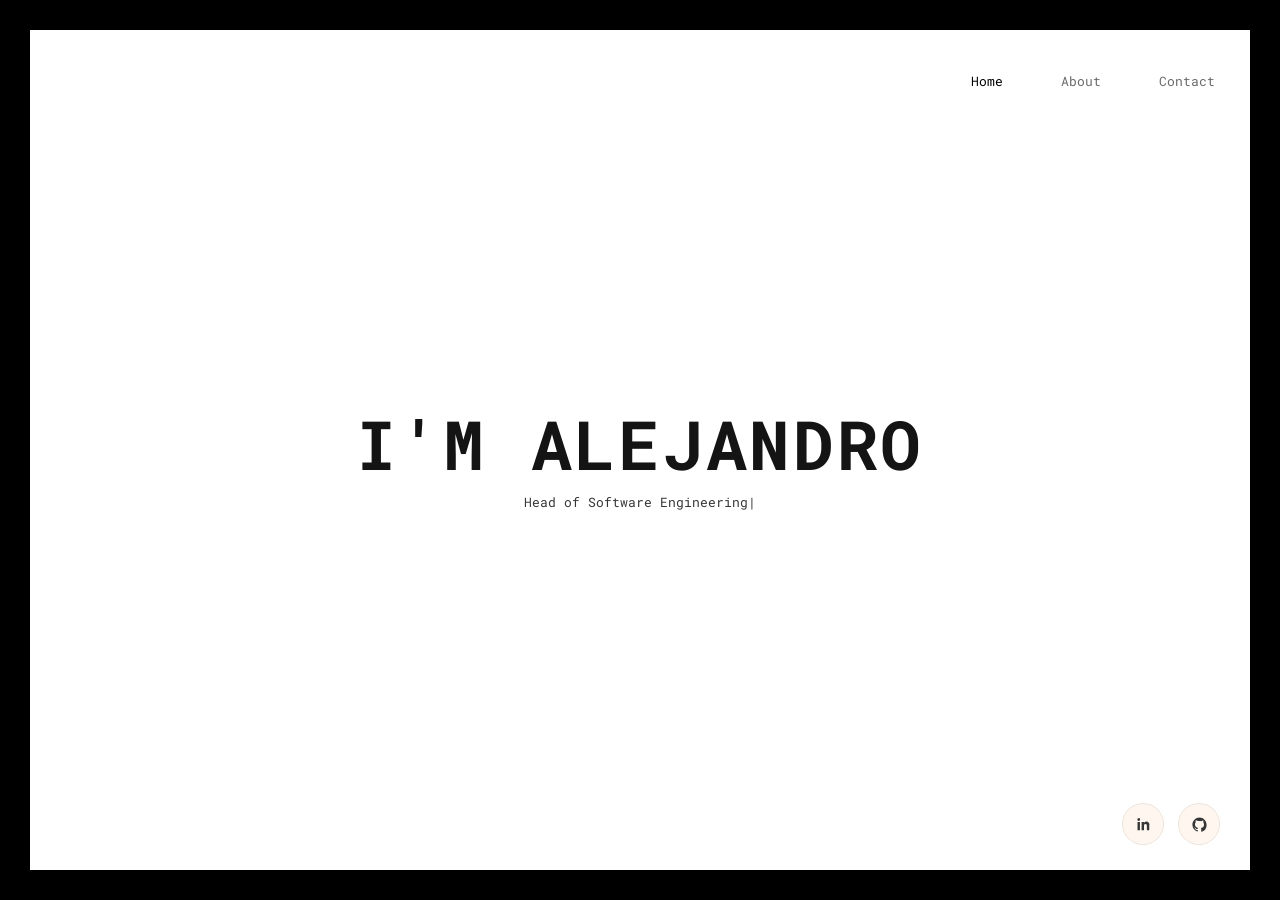
<file: index.html>
<!doctype html>
<html lang="en">
  <head>
    <!-- Basic -->
    <meta http-equiv="Content-Type" content="text/html; charset=utf-8" />
    <title>Alejandro González | Head of Software Engineering</title>
    <meta
      name="description"
      content="Engineer at heart and technical leader by progression. Alejandro González leads architecture, code, and the technical direction of a 20+ engineer team at Novonesis."
    />
    <meta
      name="keywords"
      content="Alejandro González, Head of Software Engineering, backend engineering, AI platforms, cloud-native systems, developer platforms, technical leadership"
    />

    <!-- Mobile Specific Metas -->
    <meta name="viewport" content="width=device-width, initial-scale=1" />
    <meta name="author" content="Alejandro González" />
    <meta name="robots" content="index, follow" />
    <meta name="theme-color" content="#101418" />
    <link rel="canonical" href="https://dansmachina.com/" />
    <meta property="og:site_name" content="Alejandro González" />
    <meta property="og:type" content="website" />
    <meta
      property="og:title"
      content="Alejandro González | Head of Software Engineering"
    />
    <meta
      property="og:description"
      content="Engineer at heart and technical leader by progression. Alejandro González leads architecture, code, and the technical direction of a 20+ engineer team at Novonesis."
    />
    <meta property="og:url" content="https://dansmachina.com/" />
    <meta
      property="og:image"
      content="https://dansmachina.com/images/me5.png"
    />
    <meta property="og:image:alt" content="Portrait of Alejandro González" />
    <meta name="twitter:card" content="summary_large_image" />
    <meta
      name="twitter:title"
      content="Alejandro González | Head of Software Engineering"
    />
    <meta
      name="twitter:description"
      content="Engineer at heart and technical leader by progression, leading architecture, code, and a 20+ engineer team at Novonesis."
    />
    <meta
      name="twitter:image"
      content="https://dansmachina.com/images/me5.png"
    />

    <!-- Load Fonts -->
    <link rel="preconnect" href="https://fonts.googleapis.com" />
    <link rel="preconnect" href="https://fonts.gstatic.com" crossorigin />
    <link
      href="https://fonts.googleapis.com/css2?family=Roboto+Mono:ital,wght@0,100;0,300;0,400;0,500;0,700;1,100;1,300;1,400;1,500;1,700&display=optional"
      rel="stylesheet"
    />

    <!-- CSS -->
    <link rel="stylesheet" href="css/glitche-basic.css" />
    <link rel="stylesheet" href="css/glitche-layout.css" />

    <!-- Favicons -->
    <link rel="icon" href="images/favicons/favicon.svg" type="image/svg+xml" />
    <link
      rel="icon"
      type="image/png"
      sizes="32x32"
      href="images/favicons/favicon-32x32.png"
    />
    <link
      rel="icon"
      type="image/png"
      sizes="16x16"
      href="images/favicons/favicon-16x16.png"
    />
    <link rel="manifest" href="site.webmanifest" />
    <link rel="shortcut icon" href="images/favicons/favicon.ico" />
    <link
      rel="apple-touch-icon"
      href="images/favicons/apple-touch-icon.png"
      loading="lazy"
    />
    <link
      rel="apple-touch-icon"
      sizes="72x72"
      href="images/favicons/apple-touch-icon-72x72.png"
      loading="lazy"
    />
    <link
      rel="apple-touch-icon"
      sizes="114x114"
      href="images/favicons/apple-touch-icon-114x114.png"
      loading="lazy"
    />
    <script type="application/ld+json">
      {
        "@context": "https://schema.org",
        "@type": "Person",
        "name": "Alejandro González",
        "url": "https://dansmachina.com/",
        "image": "https://dansmachina.com/images/me5.png",
        "jobTitle": "Head of Software Engineering",
        "worksFor": {
          "@type": "Organization",
          "name": "Novonesis"
        },
        "sameAs": [
          "https://www.linkedin.com/in/algp",
          "https://github.com/dansmachina"
        ]
      }
    </script>
  </head>

  <body>
    <!-- Container -->
    <div class="container">
      <!-- Header -->
      <header>
        <div class="head-top">
          <button
            type="button"
            class="menu-btn"
            aria-label="Toggle navigation menu"
            aria-controls="site-navigation"
            aria-expanded="false"
          >
            <span></span>
          </button>
          <div
            class="top-menu"
            id="site-navigation"
            aria-label="Primary navigation"
          >
            <ul>
              <li class="active"><a href="index.html" class="lnk">Home</a></li>
              <li><a href="about.html" class="lnk">About</a></li>
              <li><a href="contact.html" class="lnk">Contact</a></li>
            </ul>
          </div>
        </div>
      </header>

      <!-- Wrapper -->
      <main class="wrapper" id="main-content">
        <!-- Started -->
        <div class="section started">
          <div class="centrize full-width">
            <div class="vertical-center">
              <div class="started-content">
                <div class="h-title glitch-effect" data-text="I'm Alejandro">
                  I'm <span>Alejandro</span>
                </div>
                <div class="h-subtitle typing-subtitle">
                  <p>Head of Software Engineering</p>
                  <p>Technical Leadership</p>
                  <p>Backend Engineering</p>
                  <p>AI</p>
                  <p>Developer Platforms</p>
                  <p>Cloud-Native Systems</p>
                  <p>Security</p>
                  <p>Architecture</p>
                  <p>Microservices</p>
                  <p>Google Cloud</p>
                  <p>APIs</p>
                </div>
                <span class="typed-subtitle"></span>
              </div>
            </div>
          </div>
        </div>
      </main>

      <!-- Footer -->
      <footer>
        <div class="soc">
          <a
            target="_blank"
            rel="noopener noreferrer"
            aria-label="LinkedIn profile"
            href="https://linkedin.com/in/algp"
          >
            <svg
              xmlns="http://www.w3.org/2000/svg"
              class="icon-svg"
              viewBox="0 0 24 24"
              aria-hidden="true"
              fill="currentColor"
            >
              <path
                d="M6.94 8.5H3.56V20h3.38V8.5ZM5.25 3A1.97 1.97 0 1 0 5.3 6.94 1.97 1.97 0 0 0 5.25 3ZM20.44 12.68c0-3.46-1.85-5.07-4.32-5.07-1.99 0-2.88 1.09-3.38 1.86V8.5H9.36c.04.64 0 11.5 0 11.5h3.38v-6.42c0-.34.02-.68.13-.92.27-.68.9-1.39 1.95-1.39 1.38 0 1.93 1.05 1.93 2.59V20h3.38v-7.32Z"
              ></path>
            </svg>
          </a>
          <a
            target="_blank"
            rel="noopener noreferrer"
            aria-label="GitHub profile"
            href="https://github.com/dansmachina"
          >
            <svg
              xmlns="http://www.w3.org/2000/svg"
              class="icon-svg"
              viewBox="0 0 24 24"
              aria-hidden="true"
              fill="currentColor"
            >
              <path
                d="M12 2C6.48 2 2 6.59 2 12.25c0 4.53 2.87 8.37 6.84 9.73.5.1.68-.22.68-.49 0-.24-.01-1.04-.01-1.88-2.78.62-3.37-1.22-3.37-1.22-.46-1.2-1.11-1.51-1.11-1.51-.91-.64.07-.63.07-.63 1 .08 1.53 1.06 1.53 1.06.9 1.57 2.35 1.12 2.92.86.09-.67.35-1.12.63-1.38-2.22-.26-4.56-1.15-4.56-5.1 0-1.13.39-2.06 1.03-2.79-.1-.26-.45-1.31.1-2.73 0 0 .84-.28 2.75 1.06A9.3 9.3 0 0 1 12 7.09c.85 0 1.7.12 2.5.36 1.9-1.34 2.74-1.06 2.74-1.06.56 1.42.21 2.47.1 2.73.64.73 1.03 1.66 1.03 2.79 0 3.96-2.34 4.84-4.57 5.1.36.32.68.95.68 1.92 0 1.38-.01 2.5-.01 2.84 0 .27.18.59.69.49A10.27 10.27 0 0 0 22 12.25C22 6.59 17.52 2 12 2Z"
              ></path>
            </svg>
          </a>
        </div>
        <div class="clr"></div>
      </footer>

      <!-- Lines -->
      <div class="line top"></div>
      <div class="line bottom"></div>
      <div class="line left"></div>
      <div class="line right"></div>
    </div>

    <!-- Scripts -->
    <script src="js/glitche-scripts.js" defer></script>
  </body>
</html>
</file>
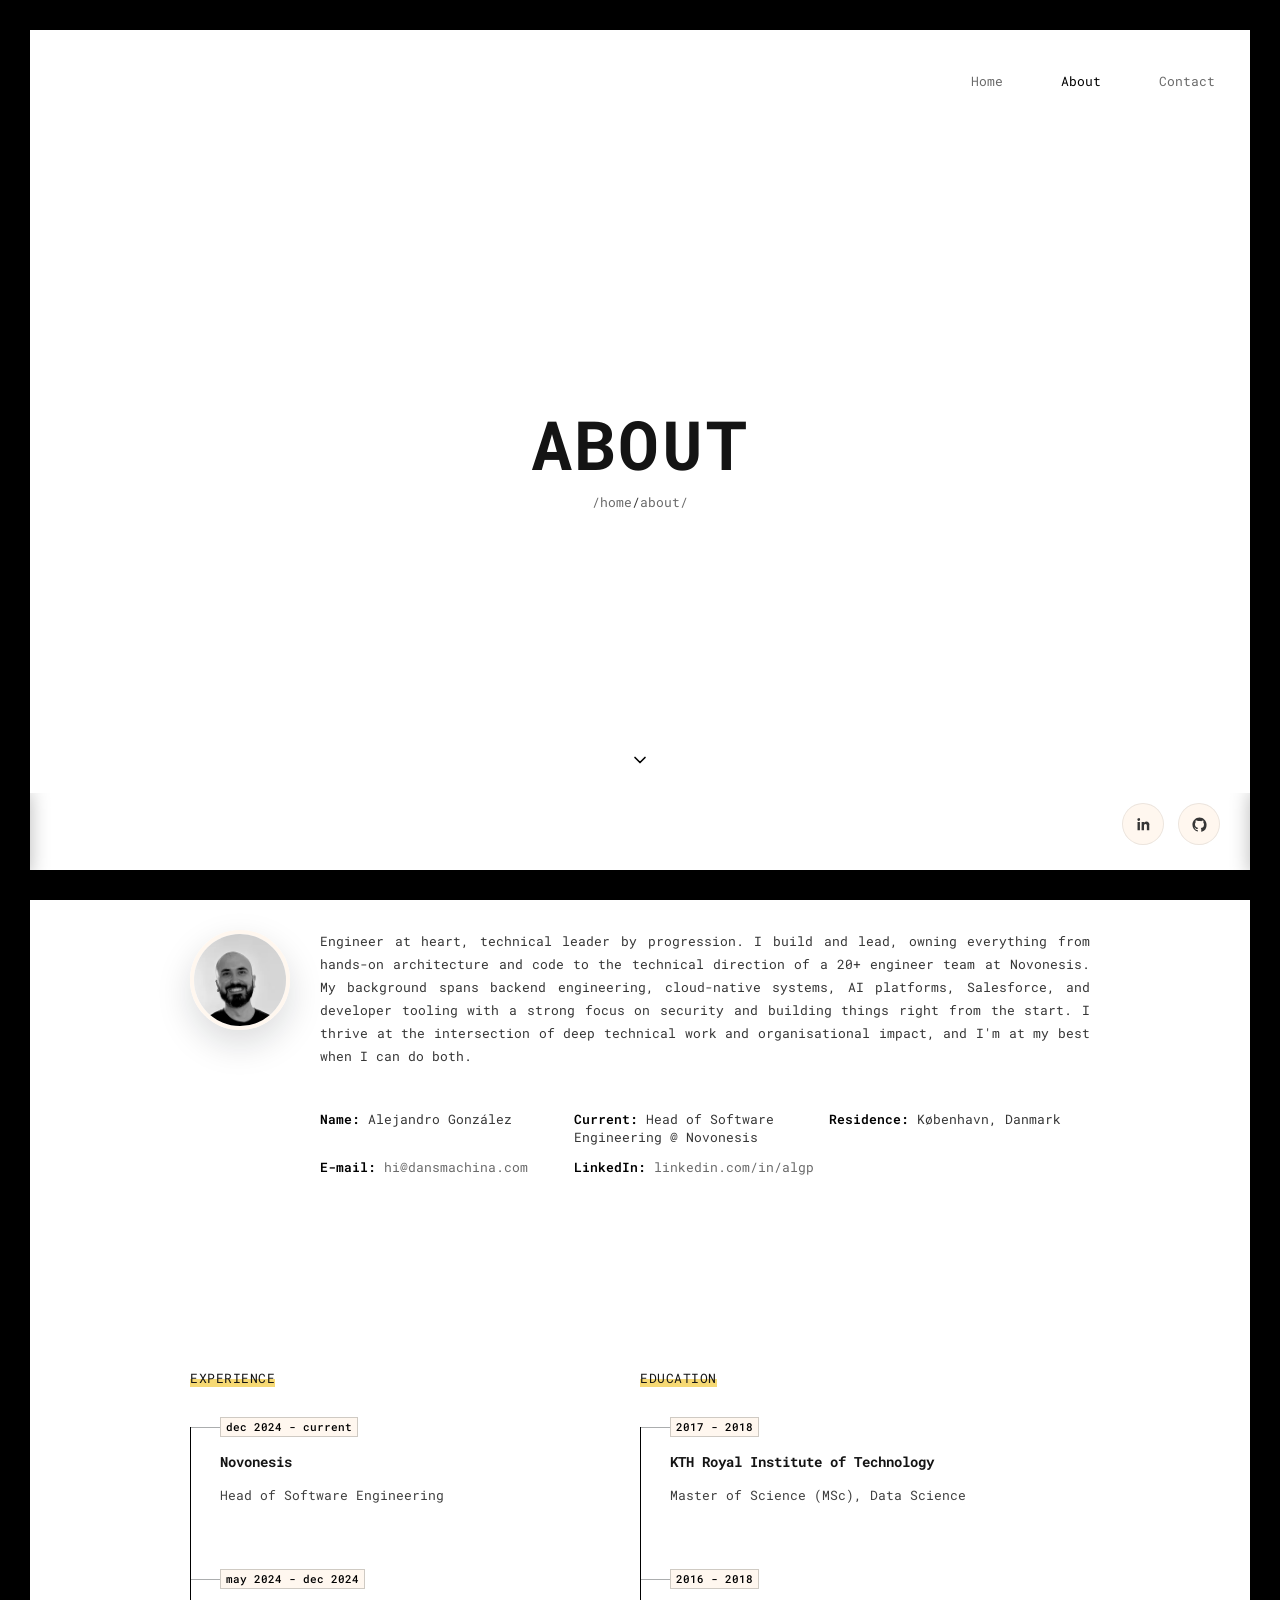
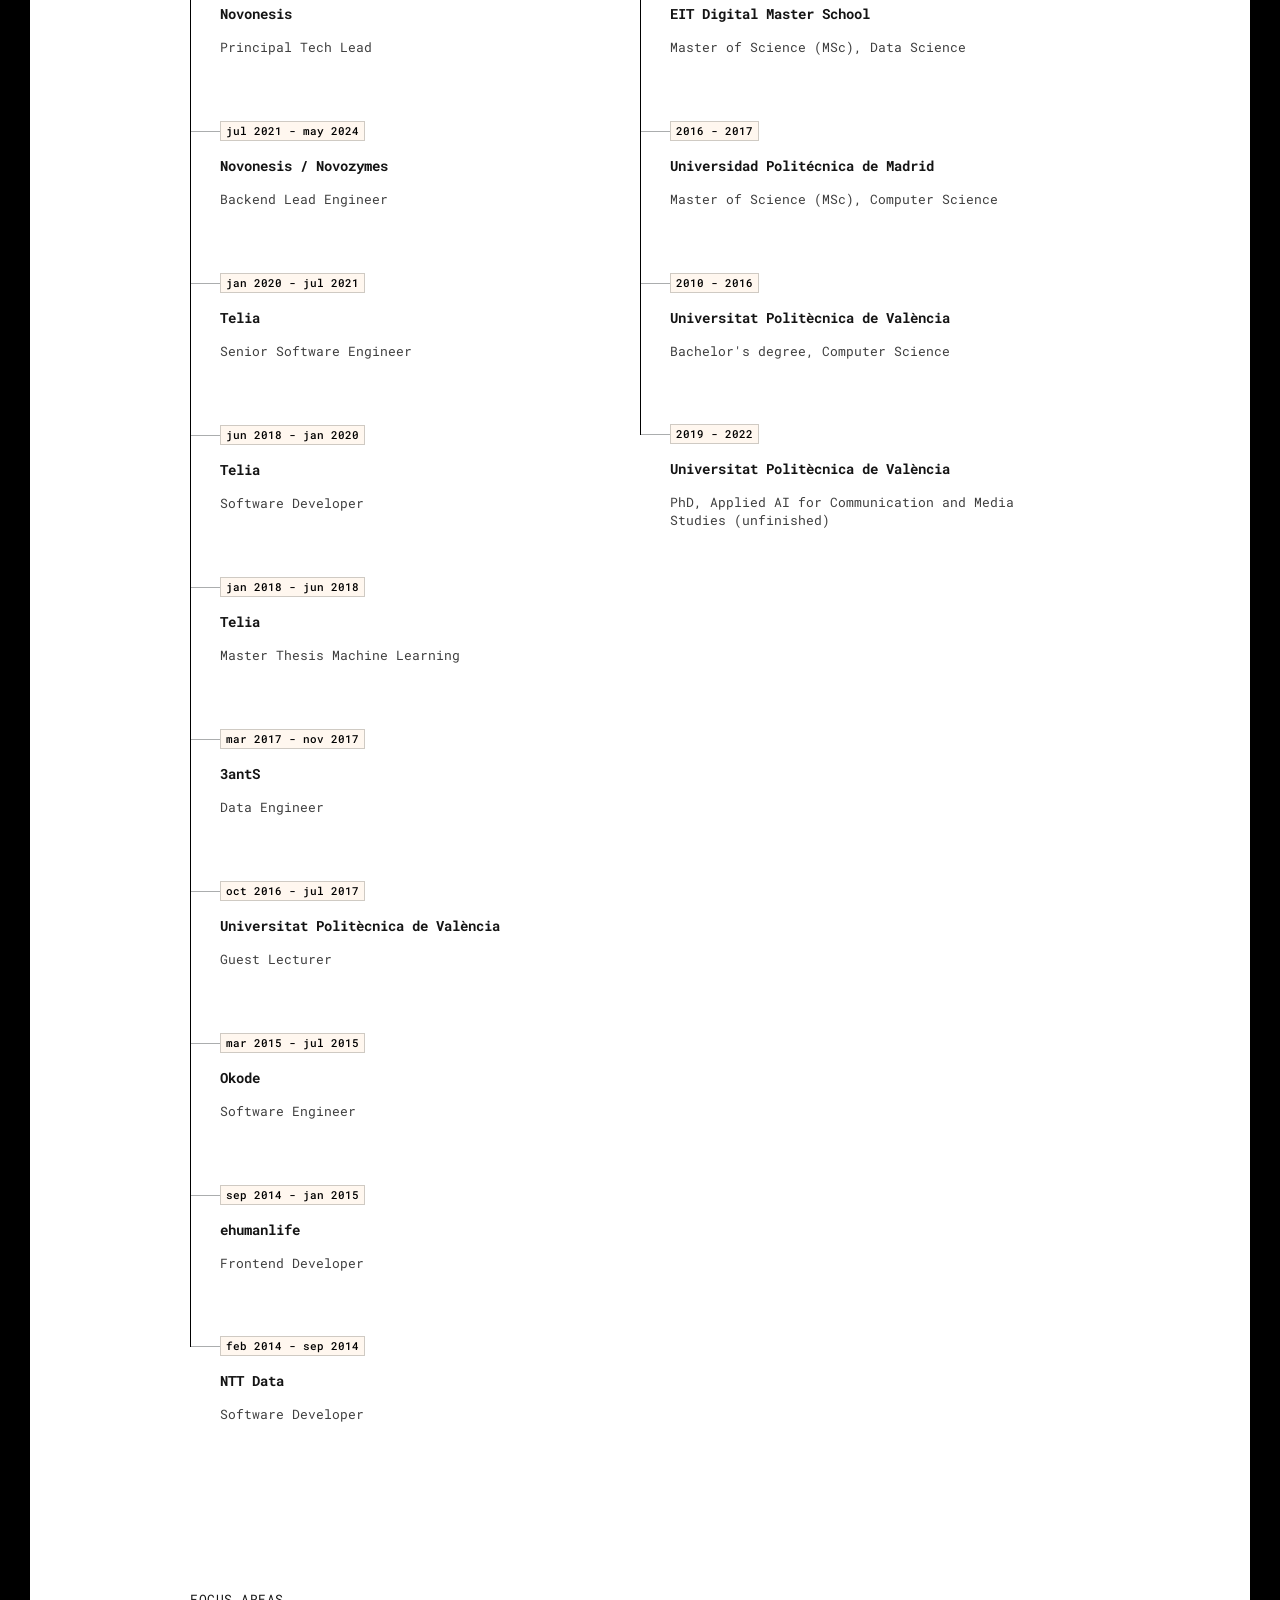
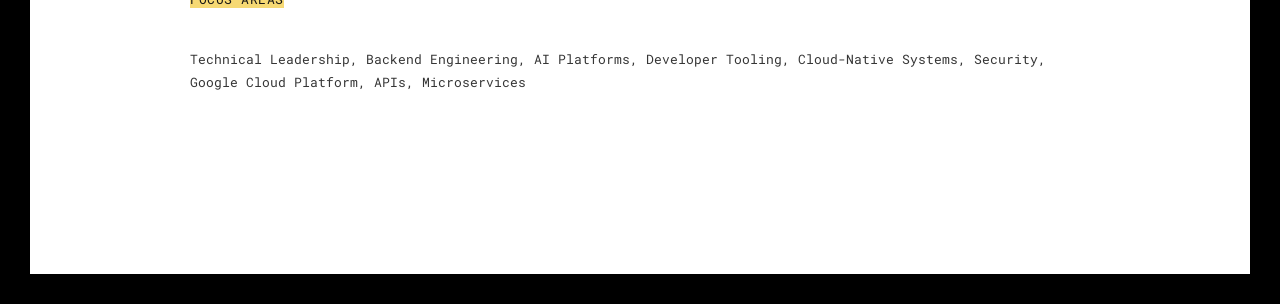
<file: about.html>
<!doctype html>
<html lang="en">
  <head>
    <!-- Basic -->
    <meta http-equiv="Content-Type" content="text/html; charset=utf-8" />
    <title>Alejandro González | About</title>
    <meta
      name="description"
      content="About Alejandro González, Head of Software Engineering at Novonesis, focused on backend engineering, AI platforms, technical leadership, and secure cloud-native systems."
    />
    <meta
      name="keywords"
      content="Alejandro González, About, Head of Software Engineering, backend engineering, AI platforms, cloud-native systems, technical leadership"
    />

    <!-- Mobile Specific Metas -->
    <meta name="viewport" content="width=device-width, initial-scale=1" />
    <meta name="author" content="Alejandro González" />
    <meta name="robots" content="index, follow" />
    <meta name="theme-color" content="#101418" />
    <link rel="canonical" href="https://dansmachina.com/about.html" />
    <meta property="og:site_name" content="Alejandro González" />
    <meta property="og:type" content="profile" />
    <meta property="og:title" content="Alejandro González | About" />
    <meta
      property="og:description"
      content="About Alejandro González, Head of Software Engineering at Novonesis, focused on backend engineering, AI platforms, technical leadership, and secure cloud-native systems."
    />
    <meta property="og:url" content="https://dansmachina.com/about.html" />
    <meta
      property="og:image"
      content="https://dansmachina.com/images/me5.png"
    />
    <meta property="og:image:alt" content="Portrait of Alejandro González" />
    <meta name="twitter:card" content="summary_large_image" />
    <meta name="twitter:title" content="Alejandro González | About" />
    <meta
      name="twitter:description"
      content="Technical leader focused on backend engineering, AI platforms, developer tooling, and secure software delivery."
    />
    <meta
      name="twitter:image"
      content="https://dansmachina.com/images/me5.png"
    />

    <!-- Load Fonts -->
    <link rel="preconnect" href="https://fonts.googleapis.com" />
    <link rel="preconnect" href="https://fonts.gstatic.com" crossorigin />
    <link
      href="https://fonts.googleapis.com/css2?family=Roboto+Mono:ital,wght@0,100;0,300;0,400;0,500;0,700;1,100;1,300;1,400;1,500;1,700&display=optional"
      rel="stylesheet"
    />

    <!-- CSS -->
    <link rel="stylesheet" href="css/glitche-basic.css" />
    <link rel="stylesheet" href="css/glitche-layout.css" />

    <!-- Favicons -->
    <link rel="icon" href="images/favicons/favicon.svg" type="image/svg+xml" />
    <link
      rel="icon"
      type="image/png"
      sizes="32x32"
      href="images/favicons/favicon-32x32.png"
    />
    <link
      rel="icon"
      type="image/png"
      sizes="16x16"
      href="images/favicons/favicon-16x16.png"
    />
    <link rel="manifest" href="site.webmanifest" />
    <link rel="shortcut icon" href="images/favicons/favicon.ico" />
    <link
      rel="apple-touch-icon"
      href="images/favicons/apple-touch-icon.png"
      loading="lazy"
    />
    <link
      rel="apple-touch-icon"
      sizes="72x72"
      href="images/favicons/apple-touch-icon-72x72.png"
      loading="lazy"
    />
    <link
      rel="apple-touch-icon"
      sizes="114x114"
      href="images/favicons/apple-touch-icon-114x114.png"
      loading="lazy"
    />
  </head>

  <body>
    <!-- Container -->
    <div class="container">
      <!-- Header -->
      <header>
        <div class="head-top">
          <button
            type="button"
            class="menu-btn"
            aria-label="Toggle navigation menu"
            aria-controls="site-navigation"
            aria-expanded="false"
          >
            <span></span>
          </button>
          <div
            class="top-menu"
            id="site-navigation"
            aria-label="Primary navigation"
          >
            <ul>
              <li><a href="index.html" class="lnk">Home</a></li>
              <li class="active"><a href="about.html" class="lnk">About</a></li>
              <li><a href="contact.html" class="lnk">Contact</a></li>
            </ul>
          </div>
        </div>
      </header>

      <!-- Wrapper -->
      <main class="wrapper" id="main-content">
        <!-- Started -->
        <div class="section started">
          <div class="centrize full-width">
            <div class="vertical-center">
              <div class="started-content">
                <div class="h-title glitch-effect" data-text="About">About</div>
                <div class="h-subtitle typing-bread">
                  <p>
                    <a href="index.html">/home</a>/<a href="about.html"
                      >about/</a
                    >
                  </p>
                </div>
                <span class="typed-bread"></span>
              </div>
            </div>
          </div>
          <a href="#" class="mouse_btn" aria-label="Scroll to content">
            <svg
              xmlns="http://www.w3.org/2000/svg"
              class="icon-svg"
              viewBox="0 0 24 24"
              aria-hidden="true"
              fill="none"
              stroke="currentColor"
              stroke-width="2"
              stroke-linecap="round"
              stroke-linejoin="round"
            >
              <path d="m6 9 6 6 6-6"></path>
            </svg>
          </a>
        </div>

        <!-- About -->
        <div class="section about">
          <div class="content">
            <div class="title">
              <div class="title_inner">About Me</div>
            </div>
            <div class="image">
              <img
                id="pic_me"
                src="images/me5-200.webp"
                alt="Portrait of Alejandro González"
                width="200"
                height="200"
                loading="lazy"
                decoding="async"
              />
            </div>
            <div class="desc">
              <p class="text-justify">
                Engineer at heart, technical leader by progression. I build and
                lead, owning everything from hands-on architecture and code to
                the technical direction of a 20+ engineer team at Novonesis. My
                background spans backend engineering, cloud-native systems, AI
                platforms, Salesforce, and developer tooling with a strong focus
                on security and building things right from the start. I thrive
                at the intersection of deep technical work and organisational
                impact, and I'm at my best when I can do both.
              </p>
              <div class="info-list">
                <ul>
                  <li><strong>Name:</strong> Alejandro González</li>
                  <li>
                    <strong>Current:</strong> Head of Software Engineering @
                    Novonesis
                  </li>
                  <li><strong>Residence: </strong> København, Danmark</li>
                  <li>
                    <strong>E-mail:</strong>
                    <a href="mailto:hi@dansmachina.com">hi@dansmachina.com</a>
                  </li>
                  <li>
                    <strong>LinkedIn:</strong>
                    <a
                      href="https://www.linkedin.com/in/algp"
                      target="_blank"
                      rel="noopener noreferrer"
                    
                      >linkedin.com/in/algp</a
                    >
                  </li>
                </ul>
              </div>
            </div>
            <div class="clear"></div>
          </div>
        </div>

        <!-- Resume -->
        <div class="section resume">
          <div class="content">
            <div class="cols">
              <div class="col col-md">
                <div class="title">
                  <div class="title_inner">Experience</div>
                </div>
                <div class="resume-items">
                  <div class="resume-item active">
                    <div class="date">dec 2024 - current</div>
                    <div class="company">Novonesis</div>
                    <div class="name">Head of Software Engineering</div>
                  </div>
                  <div class="resume-item">
                    <div class="date">may 2024 - dec 2024</div>
                    <div class="company">Novonesis</div>
                    <div class="name">Principal Tech Lead</div>
                  </div>
                  <div class="resume-item">
                    <div class="date">jul 2021 - may 2024</div>
                    <div class="company">Novonesis / Novozymes</div>
                    <div class="name">Backend Lead Engineer</div>
                  </div>
                  <div class="resume-item">
                    <div class="date">jan 2020 - jul 2021</div>
                    <div class="company">Telia</div>
                    <div class="name">Senior Software Engineer</div>
                  </div>
                  <div class="resume-item">
                    <div class="date">jun 2018 - jan 2020</div>
                    <div class="company">Telia</div>
                    <div class="name">Software Developer</div>
                  </div>
                  <div class="resume-item">
                    <div class="date">jan 2018 - jun 2018</div>
                    <div class="company">Telia</div>
                    <div class="name">Master Thesis Machine Learning</div>
                  </div>
                  <div class="resume-item">
                    <div class="date">mar 2017 - nov 2017</div>
                    <div class="company">3antS</div>
                    <div class="name">Data Engineer</div>
                  </div>
                  <div class="resume-item">
                    <div class="date">oct 2016 - jul 2017</div>
                    <div class="company">
                      Universitat Politècnica de València
                    </div>
                    <div class="name">Guest Lecturer</div>
                  </div>
                  <div class="resume-item">
                    <div class="date">mar 2015 - jul 2015</div>
                    <div class="company">Okode</div>
                    <div class="name">Software Engineer</div>
                  </div>
                  <div class="resume-item">
                    <div class="date">sep 2014 - jan 2015</div>
                    <div class="company">ehumanlife</div>
                    <div class="name">Frontend Developer</div>
                  </div>
                  <div class="resume-item">
                    <div class="date">feb 2014 - sep 2014</div>
                    <div class="company">NTT Data</div>
                    <div class="name">Software Developer</div>
                  </div>
                </div>
              </div>
              <div class="col col-md">
                <div class="title">
                  <div class="title_inner">Education</div>
                </div>
                <div class="resume-items">
                  <div class="resume-item">
                    <div class="date">2017 - 2018</div>
                    <div class="company">KTH Royal Institute of Technology</div>
                    <div class="name">
                      Master of Science (MSc), Data Science
                    </div>
                  </div>
                  <div class="resume-item">
                    <div class="date">2016 - 2018</div>
                    <div class="company">EIT Digital Master School</div>
                    <div class="name">
                      Master of Science (MSc), Data Science
                    </div>
                  </div>
                  <div class="resume-item">
                    <div class="date">2016 - 2017</div>
                    <div class="company">Universidad Politécnica de Madrid</div>
                    <div class="name">
                      Master of Science (MSc), Computer Science
                    </div>
                  </div>
                  <div class="resume-item">
                    <div class="date">2010 - 2016</div>
                    <div class="company">
                      Universitat Politècnica de València
                    </div>
                    <div class="name">Bachelor's degree, Computer Science</div>
                  </div>
                  <div class="resume-item">
                    <div class="date">2019 - 2022</div>
                    <div class="company">
                      Universitat Politècnica de València
                    </div>
                    <div class="name">
                      PhD, Applied AI for Communication and Media Studies
                      (unfinished)
                    </div>
                  </div>
                </div>
              </div>
            </div>
          </div>
        </div>

        <!-- Skills -->
        <div class="section skills">
          <div class="content">
            <div class="title">
              <div class="title_inner">Focus Areas</div>
            </div>
            <div class="skills">
              <p>
                Technical Leadership, Backend Engineering, AI Platforms,
                Developer Tooling, Cloud-Native Systems, Security, Google Cloud
                Platform, APIs, Microservices
              </p>
            </div>
          </div>
        </div>
      </main>

      <!-- Footer -->
      <footer>
        <div class="soc">
          <a
            target="_blank"
            rel="noopener noreferrer"
            aria-label="LinkedIn profile"
            href="https://linkedin.com/in/algp"
          >
            <svg
              xmlns="http://www.w3.org/2000/svg"
              class="icon-svg"
              viewBox="0 0 24 24"
              aria-hidden="true"
              fill="currentColor"
            >
              <path
                d="M6.94 8.5H3.56V20h3.38V8.5ZM5.25 3A1.97 1.97 0 1 0 5.3 6.94 1.97 1.97 0 0 0 5.25 3ZM20.44 12.68c0-3.46-1.85-5.07-4.32-5.07-1.99 0-2.88 1.09-3.38 1.86V8.5H9.36c.04.64 0 11.5 0 11.5h3.38v-6.42c0-.34.02-.68.13-.92.27-.68.9-1.39 1.95-1.39 1.38 0 1.93 1.05 1.93 2.59V20h3.38v-7.32Z"
              ></path>
            </svg>
          </a>
          <a
            target="_blank"
            rel="noopener noreferrer"
            aria-label="GitHub profile"
            href="https://github.com/dansmachina"
          >
            <svg
              xmlns="http://www.w3.org/2000/svg"
              class="icon-svg"
              viewBox="0 0 24 24"
              aria-hidden="true"
              fill="currentColor"
            >
              <path
                d="M12 2C6.48 2 2 6.59 2 12.25c0 4.53 2.87 8.37 6.84 9.73.5.1.68-.22.68-.49 0-.24-.01-1.04-.01-1.88-2.78.62-3.37-1.22-3.37-1.22-.46-1.2-1.11-1.51-1.11-1.51-.91-.64.07-.63.07-.63 1 .08 1.53 1.06 1.53 1.06.9 1.57 2.35 1.12 2.92.86.09-.67.35-1.12.63-1.38-2.22-.26-4.56-1.15-4.56-5.1 0-1.13.39-2.06 1.03-2.79-.1-.26-.45-1.31.1-2.73 0 0 .84-.28 2.75 1.06A9.3 9.3 0 0 1 12 7.09c.85 0 1.7.12 2.5.36 1.9-1.34 2.74-1.06 2.74-1.06.56 1.42.21 2.47.1 2.73.64.73 1.03 1.66 1.03 2.79 0 3.96-2.34 4.84-4.57 5.1.36.32.68.95.68 1.92 0 1.38-.01 2.5-.01 2.84 0 .27.18.59.69.49A10.27 10.27 0 0 0 22 12.25C22 6.59 17.52 2 12 2Z"
              ></path>
            </svg>
          </a>
        </div>
        <div class="clr"></div>
      </footer>

      <!-- Lines -->
      <div class="line top"></div>
      <div class="line bottom"></div>
      <div class="line left"></div>
      <div class="line right"></div>
    </div>

    <!-- Scripts -->
    <script src="js/glitche-scripts.js" defer></script>
  </body>
</html>
</file>
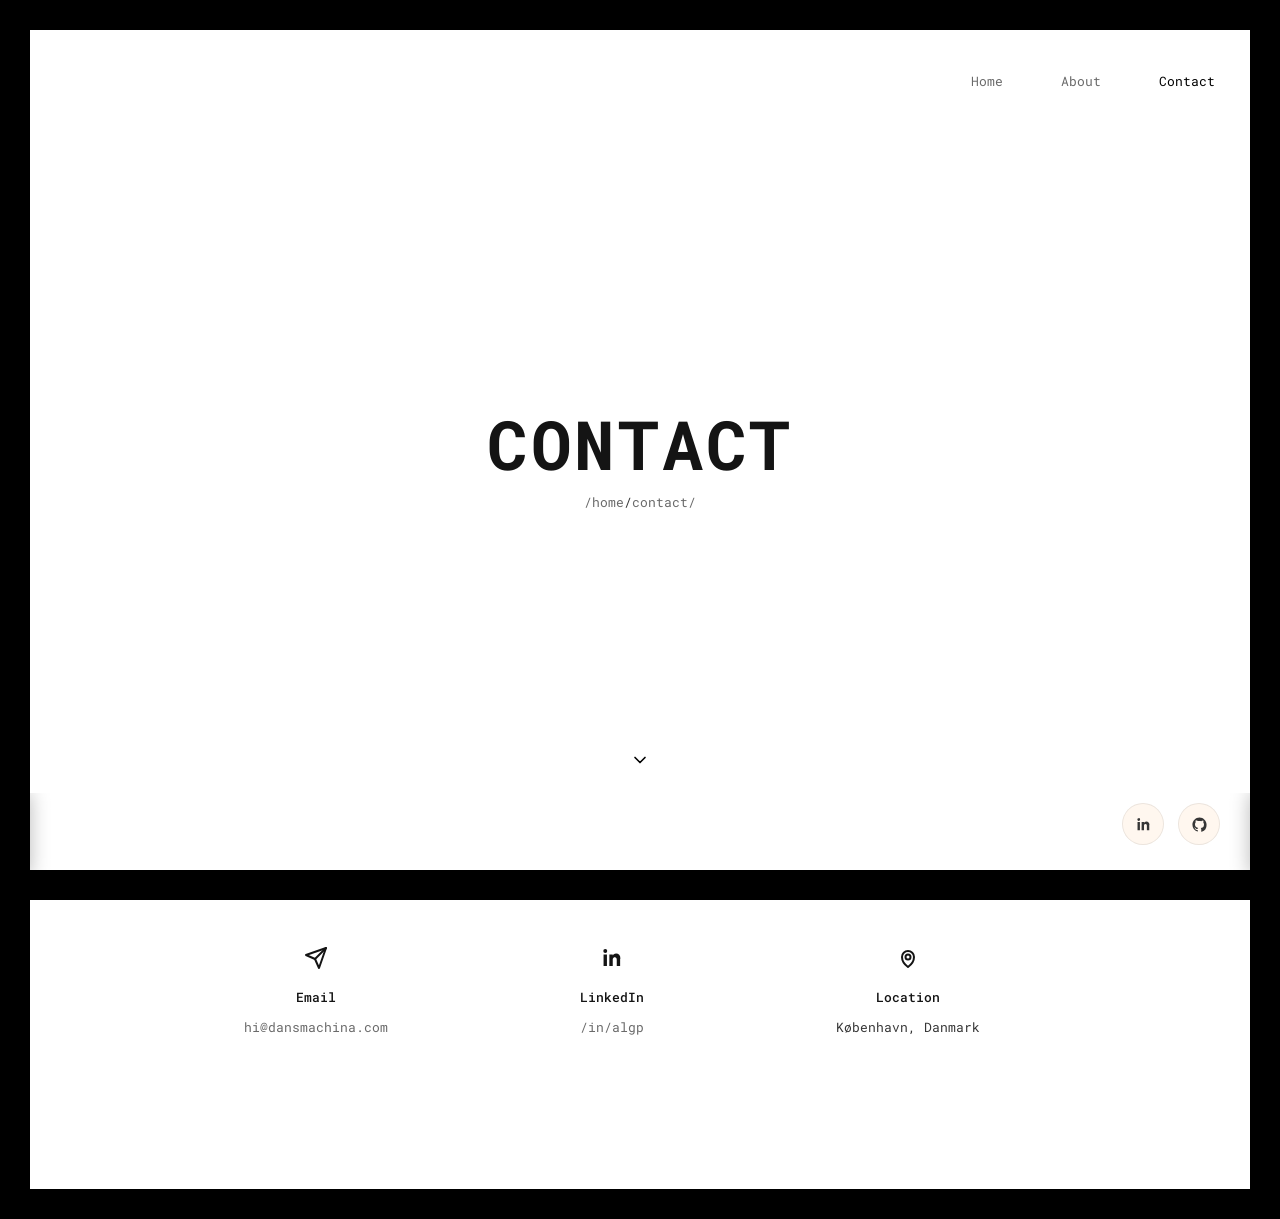
<file: contact.html>
<!doctype html>
<html lang="en">
  <head>
    <!-- Basic -->
    <meta http-equiv="Content-Type" content="text/html; charset=utf-8" />
    <title>Alejandro González | Contact</title>
    <meta
      name="description"
      content="Contact Alejandro González, Head of Software Engineering at Novonesis in Copenhagen, for backend platforms, AI, technical leadership, and secure delivery."
    />
    <meta
      name="keywords"
      content="Alejandro González, Contact, Head of Software Engineering, backend platforms, AI, technical leadership, Copenhagen"
    />

    <!-- Mobile Specific Metas -->
    <meta name="viewport" content="width=device-width, initial-scale=1" />
    <meta name="author" content="Alejandro González" />
    <meta name="robots" content="index, follow" />
    <meta name="theme-color" content="#101418" />
    <link rel="canonical" href="https://dansmachina.com/contact.html" />
    <meta property="og:site_name" content="Alejandro González" />
    <meta property="og:type" content="website" />
    <meta property="og:title" content="Alejandro González | Contact" />
    <meta
      property="og:description"
      content="Contact Alejandro González, Head of Software Engineering at Novonesis in Copenhagen, for backend platforms, AI, technical leadership, and secure delivery."
    />
    <meta property="og:url" content="https://dansmachina.com/contact.html" />
    <meta
      property="og:image"
      content="https://dansmachina.com/images/me5.png"
    />
    <meta property="og:image:alt" content="Portrait of Alejandro González" />
    <meta name="twitter:card" content="summary_large_image" />
    <meta name="twitter:title" content="Alejandro González | Contact" />
    <meta
      name="twitter:description"
      content="Get in touch with Alejandro González for engineering leadership, platform, backend, and AI-related conversations."
    />
    <meta
      name="twitter:image"
      content="https://dansmachina.com/images/me5.png"
    />

    <!-- Load Fonts -->
    <link rel="preconnect" href="https://fonts.googleapis.com" />
    <link rel="preconnect" href="https://fonts.gstatic.com" crossorigin />
    <link
      href="https://fonts.googleapis.com/css2?family=Roboto+Mono:ital,wght@0,100;0,300;0,400;0,500;0,700;1,100;1,300;1,400;1,500;1,700&display=optional"
      rel="stylesheet"
    />

    <!-- CSS -->
    <link rel="stylesheet" href="css/glitche-basic.css" />
    <link rel="stylesheet" href="css/glitche-layout.css" />

    <!-- Favicons -->
    <link rel="icon" href="images/favicons/favicon.svg" type="image/svg+xml" />
    <link
      rel="icon"
      type="image/png"
      sizes="32x32"
      href="images/favicons/favicon-32x32.png"
    />
    <link
      rel="icon"
      type="image/png"
      sizes="16x16"
      href="images/favicons/favicon-16x16.png"
    />
    <link rel="manifest" href="site.webmanifest" />
    <link rel="shortcut icon" href="images/favicons/favicon.ico" />
    <link
      rel="apple-touch-icon"
      href="images/favicons/apple-touch-icon.png"
      loading="lazy"
    />
    <link
      rel="apple-touch-icon"
      sizes="72x72"
      href="images/favicons/apple-touch-icon-72x72.png"
      loading="lazy"
    />
    <link
      rel="apple-touch-icon"
      sizes="114x114"
      href="images/favicons/apple-touch-icon-114x114.png"
      loading="lazy"
    />
  </head>

  <body>
    <!-- Container -->
    <div class="container">
      <!-- Header -->
      <header>
        <div class="head-top">
          <button
            type="button"
            class="menu-btn"
            aria-label="Toggle navigation menu"
            aria-controls="site-navigation"
            aria-expanded="false"
          >
            <span></span>
          </button>
          <div
            class="top-menu"
            id="site-navigation"
            aria-label="Primary navigation"
          >
            <ul>
              <li><a href="index.html" class="lnk">Home</a></li>
              <li><a href="about.html" class="lnk">About</a></li>
              <li class="active">
                <a href="contact.html" class="lnk">Contact</a>
              </li>
            </ul>
          </div>
        </div>
      </header>

      <!-- Wrapper -->
      <main class="wrapper" id="main-content">
        <!-- Started -->
        <div class="section started">
          <div class="centrize full-width">
            <div class="vertical-center">
              <div class="started-content">
                <div class="h-title glitch-effect" data-text="Contact">
                  Contact
                </div>
                <div class="h-subtitle typing-bread">
                  <p>
                    <a href="index.html">/home</a>/<a href="contact.html"
                      >contact/</a
                    >
                  </p>
                </div>
                <span class="typed-bread"></span>
              </div>
            </div>
          </div>
          <a href="#" class="mouse_btn" aria-label="Scroll to content">
            <svg
              xmlns="http://www.w3.org/2000/svg"
              class="icon-svg"
              viewBox="0 0 24 24"
              aria-hidden="true"
              fill="none"
              stroke="currentColor"
              stroke-width="2"
              stroke-linecap="round"
              stroke-linejoin="round"
            >
              <path d="m6 9 6 6 6-6"></path>
            </svg>
          </a>
        </div>

        <!-- Contact Info -->
        <div class="section contacts">
          <div class="content">
            <div class="title">
              <div class="title_inner">Info</div>
            </div>
            <div class="service-items">
              <div class="service-item">
                <div class="icon">
                  <svg
                    xmlns="http://www.w3.org/2000/svg"
                    class="icon-svg"
                    viewBox="0 0 24 24"
                    aria-hidden="true"
                    fill="none"
                    stroke="currentColor"
                    stroke-width="2"
                    stroke-linecap="round"
                    stroke-linejoin="round"
                  >
                    <path d="M22 2 11 13"></path>
                    <path d="M22 2 15 22l-4-9-9-4Z"></path>
                  </svg>
                </div>
                <div class="name">Email</div>
                <p>
                  <a href="mailto:hi@dansmachina.com">hi@dansmachina.com</a>
                </p>
              </div>
              <div class="service-item">
                <div class="icon">
                  <svg
                    xmlns="http://www.w3.org/2000/svg"
                    class="icon-svg"
                    viewBox="0 0 24 24"
                    aria-hidden="true"
                    fill="currentColor"
                  >
                    <path
                      d="M6.94 8.5H3.56V20h3.38V8.5ZM5.25 3A1.97 1.97 0 1 0 5.3 6.94 1.97 1.97 0 0 0 5.25 3ZM20.44 12.68c0-3.46-1.85-5.07-4.32-5.07-1.99 0-2.88 1.09-3.38 1.86V8.5H9.36c.04.64 0 11.5 0 11.5h3.38v-6.42c0-.34.02-.68.13-.92.27-.68.9-1.39 1.95-1.39 1.38 0 1.93 1.05 1.93 2.59V20h3.38v-7.32Z"
                    ></path>
                  </svg>
                </div>
                <div class="name">LinkedIn</div>
                <p>
                  <a
                    href="https://www.linkedin.com/in/algp"
                    target="_blank"
                    rel="noopener noreferrer"
                    >/in/algp</a
                  >
                </p>
              </div>
              <div class="service-item">
                <div class="icon">
                  <svg
                    xmlns="http://www.w3.org/2000/svg"
                    class="icon-svg"
                    viewBox="0 0 24 24"
                    aria-hidden="true"
                    fill="none"
                    stroke="currentColor"
                    stroke-width="2"
                    stroke-linecap="round"
                    stroke-linejoin="round"
                  >
                    <path
                      d="M12 21s-6-4.35-6-10a6 6 0 1 1 12 0c0 5.65-6 10-6 10Z"
                    ></path>
                    <circle cx="12" cy="11" r="2.5"></circle>
                  </svg>
                </div>
                <div class="name">Location</div>
                <p>København, Danmark</p>
              </div>
            </div>
          </div>
        </div>
      </main>

      <!-- Footer -->
      <footer>
        <div class="soc">
          <a
            target="_blank"
            rel="noopener noreferrer"
            aria-label="LinkedIn profile"
            href="https://linkedin.com/in/algp"
          >
            <svg
              xmlns="http://www.w3.org/2000/svg"
              class="icon-svg"
              viewBox="0 0 24 24"
              aria-hidden="true"
              fill="currentColor"
            >
              <path
                d="M6.94 8.5H3.56V20h3.38V8.5ZM5.25 3A1.97 1.97 0 1 0 5.3 6.94 1.97 1.97 0 0 0 5.25 3ZM20.44 12.68c0-3.46-1.85-5.07-4.32-5.07-1.99 0-2.88 1.09-3.38 1.86V8.5H9.36c.04.64 0 11.5 0 11.5h3.38v-6.42c0-.34.02-.68.13-.92.27-.68.9-1.39 1.95-1.39 1.38 0 1.93 1.05 1.93 2.59V20h3.38v-7.32Z"
              ></path>
            </svg>
          </a>
          <a
            target="_blank"
            rel="noopener noreferrer"
            aria-label="GitHub profile"
            href="https://github.com/dansmachina"
          >
            <svg
              xmlns="http://www.w3.org/2000/svg"
              class="icon-svg"
              viewBox="0 0 24 24"
              aria-hidden="true"
              fill="currentColor"
            >
              <path
                d="M12 2C6.48 2 2 6.59 2 12.25c0 4.53 2.87 8.37 6.84 9.73.5.1.68-.22.68-.49 0-.24-.01-1.04-.01-1.88-2.78.62-3.37-1.22-3.37-1.22-.46-1.2-1.11-1.51-1.11-1.51-.91-.64.07-.63.07-.63 1 .08 1.53 1.06 1.53 1.06.9 1.57 2.35 1.12 2.92.86.09-.67.35-1.12.63-1.38-2.22-.26-4.56-1.15-4.56-5.1 0-1.13.39-2.06 1.03-2.79-.1-.26-.45-1.31.1-2.73 0 0 .84-.28 2.75 1.06A9.3 9.3 0 0 1 12 7.09c.85 0 1.7.12 2.5.36 1.9-1.34 2.74-1.06 2.74-1.06.56 1.42.21 2.47.1 2.73.64.73 1.03 1.66 1.03 2.79 0 3.96-2.34 4.84-4.57 5.1.36.32.68.95.68 1.92 0 1.38-.01 2.5-.01 2.84 0 .27.18.59.69.49A10.27 10.27 0 0 0 22 12.25C22 6.59 17.52 2 12 2Z"
              ></path>
            </svg>
          </a>
        </div>
        <div class="clr"></div>
      </footer>

      <!-- Lines -->
      <div class="line top"></div>
      <div class="line bottom"></div>
      <div class="line left"></div>
      <div class="line right"></div>
    </div>

    <!-- Scripts -->
    <script src="js/glitche-scripts.js" defer></script>
  </body>
</html>
</file>
<file: css/glitche-basic.css>
/* Import Settings */
/* Setting */
/* Colors */
/* Fonts */
/* Fonts Size */
/* Letter-Spacing */
/* Line Height */
/* Forms */
/* Params */

/* TABLE OF CONTENTS
	1. Basic
	2. Container
	3. Columns
	4. Typography
	5. Links
	6. Buttons
	7. Preloader
	8. Forms
	9. Lists
	10. Code
	11. Tables
	12. Alignment
	13. Text Formating
	14. Blockquote
	15. Animations
*/

/* 1. Basic */
html {
  margin-right: 0 !important;
}

body {
  margin: 0;
  padding: 0;
  border: none;
  font-family:
    "Roboto Mono", "SFMono-Regular", Consolas, "Liberation Mono", Menlo,
    monospace;
  font-size: 13px;
  color: #363636;
  /*background: #ffffff;*/
  background: #000;
  letter-spacing: 0;
  font-weight: 400;
}

* {
  box-sizing: border-box;
  -webkit-box-sizing: border-box;
}

.clear {
  clear: both;
}

/* 2. Container */
.container {
  position: relative;
  margin: 30px;
  overflow: hidden;
  background: #ffffff;
}

@media (max-width: 840px) {
  .container {
    margin: 15px;
  }
}

.container .line {
  content: "";
  position: fixed;
  /*background: #ffffff;*/
  background: #000;
  z-index: 105;
}

.container .line.top {
  left: 0;
  top: 0;
  width: 100%;
  height: 30px;
}

@media (max-width: 840px) {
  .container .line.top {
    height: 15px;
  }
}

.container .line.bottom {
  left: 0;
  top: auto;
  bottom: 0;
  width: 100%;
  height: 30px;
}

@media (max-width: 840px) {
  .container .line.bottom {
    height: 15px;
  }
}

.container .line.left {
  left: 0;
  top: 0;
  width: 30px;
  height: 100%;
}

@media (max-width: 840px) {
  .container .line.left {
    width: 15px;
  }
}

.container .line.right {
  left: auto;
  right: 0;
  top: 0;
  width: 30px;
  height: 100%;
}

@media (max-width: 840px) {
  .container .line.right {
    width: 15px;
  }
}

.wrapper {
  overflow: hidden;
  position: relative;
  margin: 0 auto;
  max-width: 1060px;
}

/* 3. Columns */
.cols {
  position: relative;
}

.cols .col.col-sm {
  float: left;
  width: 25%;
}

@media (max-width: 840px) {
  .cols .col.col-sm {
    width: 100%;
  }
}

.cols .col.col-lg {
  float: left;
  width: 75%;
}

@media (max-width: 840px) {
  .cols .col.col-lg {
    width: 100%;
  }
}

.cols .col.col-md {
  float: left;
  width: 50%;
}

@media (max-width: 840px) {
  .cols .col.col-md {
    width: 100%;
  }
}

.cols:after {
  content: "";
  display: block;
  clear: both;
}

/* 4. Typography */
h1,
h2,
h3,
h4,
h5,
h6 {
  font-weight: 500;
  font-family: "Roboto Mono";
  margin: 0;
  margin-bottom: 30px;
  color: #141414;
}

h1 {
  font-size: 26px;
}

h2 {
  font-size: 23px;
}

h3 {
  font-size: 20px;
}

h4 {
  font-size: 18px;
}

h5 {
  font-size: 16px;
}

h6 {
  font-size: 14px;
}

p {
  font-size: 13px;
  line-height: 23px;
  padding: 0;
  margin: 30px 0;
}

strong {
  font-weight: 500;
}

/* 5. Links */
a {
  color: #6a6a6a;
  text-decoration: none;
  opacity: 1;
  outline: none;
}

a:hover {
  text-decoration: none;
  color: #000;
}

/* 6. Buttons */
a.btn,
.btn {
  display: inline-block;
  vertical-align: middle;
  height: 42px;
  line-height: 40px;
  text-align: center;
  color: #363636;
  font-size: 13px;
  background: none;
  border: 1px solid #dddddd;
  position: relative;
  overflow: hidden;
  padding: 0 30px;
  cursor: pointer;
  transition: all 0.3s ease 0s;
  -moz-transition: all 0.3s ease 0s;
  -webkit-transition: all 0.3s ease 0s;
  -o-transition: all 0.3s ease 0s;
}

a.btn.fill,
.btn.fill {
  color: #ffffff;
  background: #000;
  border: 1px solid #000;
}

a.btn:hover,
.btn:hover {
  color: #ffffff;
  background: #000;
  border: 1px solid #000;
}

/* 7. Preloader */
.preloader {
  display: none;
}

.preloader .load {
  color: #000;
  font-size: 12px;
}

.preloader .typed-load,
.preloader .typed-cursor {
  color: #000;
  font-size: 12px;
}

.typed-cursor {
  display: inline-block;
  width: 1ch;
  text-align: left;
}

/* 8. Forms */
input,
textarea,
button {
  display: block;
  background: none;
  font-family:
    "Roboto Mono", "SFMono-Regular", Consolas, "Liberation Mono", Menlo,
    monospace;
  font-size: 12px;
  height: 60px;
  width: 100%;
  color: #141414;
  margin-bottom: 30px;
  padding: 0;
  border: none;
  border-bottom: 1px solid #dddddd;
  -webkit-appearance: none;
  resize: none;
  transition: all 0.3s ease 0s;
  -moz-transition: all 0.3s ease 0s;
  -webkit-transition: all 0.3s ease 0s;
  -o-transition: all 0.3s ease 0s;
  border-radius: 0px;
  -moz-border-radius: 0px;
  -webkit-border-radius: 0px;
  -khtml-border-radius: 0px;
  outline: 0;
}

input:focus,
textarea:focus,
button:focus {
  color: #141414;
  border-bottom: 1px solid #000;
}

textarea {
  height: 120px;
  padding: 0;
  margin-top: 55px;
}

button {
  width: auto;
  display: inline-block;
  vertical-align: top;
  text-align: left;
  border-bottom: 1px solid #dddddd;
  cursor: pointer;
  color: #141414;
}

button:hover {
  border-bottom: 1px solid #000;
}

label,
legend {
  display: block;
  padding-bottom: 10px;
  font-family: "Roboto Mono";
  font-size: 13px;
}

fieldset {
  border-width: 0;
  padding: 0;
}

input[type="checkbox"],
input[type="radio"] {
  display: inline;
}

::-webkit-input-placeholder {
  color: #999999;
}

:-moz-placeholder {
  color: #999999;
}

::-moz-placeholder {
  color: #999999;
}

:-ms-input-placeholder {
  color: #999999;
}

input:focus::-webkit-input-placeholder,
textarea:focus::-webkit-input-placeholder {
  color: #141414;
}

input:focus:-moz-placeholder,
textarea:focus:-moz-placeholder {
  color: #141414;
}

input:focus::-moz-placeholder,
textarea:focus::-moz-placeholder {
  color: #141414;
}

input:focus:-ms-input-placeholder,
textarea:focus:-ms-input-placeholder {
  color: #141414;
}

input.error,
textarea.error {
  border-bottom: 1px solid red !important;
}

label.error {
  display: none !important;
}

input.error::-moz-placeholder,
textarea.error::-moz-placeholder {
  color: red;
}

input.error:-moz-placeholder,
textarea.error:-moz-placeholder {
  color: red;
}

input.error:-ms-input-placeholder,
textarea.error:-ms-input-placeholder {
  color: red;
}

input.error::-webkit-input-placeholder,
textarea.error::-webkit-input-placeholder {
  color: red;
}

/* 9. Lists */
ol,
ul {
  list-style: none;
  margin-top: 0px;
  margin-bottom: 0px;
  padding-left: 0px;
}

ul ul,
ul ol,
ol ol,
ol ul {
  margin-bottom: 0px;
}

li {
  margin-bottom: 0px;
}

/* 10. Code */
code {
  background: #dddddd;
  font-size: 16px;
  font-family: "Roboto Mono";
  margin: 20px 0;
  padding: 10px 20px;
}

/* 11. Tables */
table {
  width: 100%;
  margin: 30px 0;
  padding: 0;
  border-collapse: collapse;
}

th {
  font-weight: 500;
  border: none;
  border-bottom: 1px solid #dddddd;
  color: #141414;
  padding: 12px 15px;
  text-align: left;
}

td {
  border: none;
  border-bottom: 1px solid #dddddd;
  padding: 12px 15px;
  text-align: left;
  color: #363636;
}

/* 12. Alignment */
.align-center {
  text-align: center !important;
}

.align-right {
  text-align: right !important;
}

.align-left {
  text-align: left !important;
}

.pull-right {
  float: right !important;
}

.pull-left {
  float: left !important;
}

.pull-none {
  float: none !important;
}

.full-width {
  max-width: 100% !important;
  width: 100% !important;
}

.full-max-width {
  max-width: 100% !important;
  width: auto !important;
}

.centrize {
  display: table !important;
  table-layout: fixed !important;
  height: 100% !important;
  position: relative !important;
}

.vertical-center {
  display: table-cell !important;
  vertical-align: middle !important;
}

/* 13. Text Formating */
.text-uppercase {
  text-transform: uppercase !important;
}

.text-lowercase {
  text-transform: lowercase !important;
}

.text-capitalize {
  text-transform: capitalize !important;
}

.text-regular {
  font-weight: 400 !important;
}

.text-bold {
  font-weight: 700 !important;
}

.text-italic {
  font-style: italic !important;
}

.text-justify {
  text-align: justify;
}

/* 14. Blockquote */
blockquote {
  font-family:
    "Roboto Mono", "SFMono-Regular", Consolas, "Liberation Mono", Menlo,
    monospace;
}

/* Animations */
/* Glitch Animations */
@media (min-width: 580px) {
  .glitch-effect,
  .glitch-effect-white {
    position: relative;
  }

  .glitch-effect:before,
  .glitch-effect:after,
  .glitch-effect-white:before,
  .glitch-effect-white:after {
    content: attr(data-text);
    position: absolute;
    top: 0;
    left: 0;
    width: 100%;
    background: #ffffff;
    clip: rect(0, 0, 0, 0);
  }

  .glitch-effect-white:before,
  .glitch-effect-white:after {
    background: #f26b38;
  }

  .glitch-effect:after,
  .glitch-effect-white:after {
    left: 2px;
    text-shadow: -1px 0 #f26b38;
    animation: glitch-1 2s infinite linear alternate-reverse;
  }

  .glitch-effect:before,
  .glitch-effect-white:before {
    left: -2px;
    text-shadow: 2px 0 #f26b38;
    animation: glitch-2 2s infinite linear alternate-reverse;
  }
}

@keyframes glitch-1 {
  0% {
    clip: rect(20px, 920px, 51px, 0);
  }

  5% {
    clip: rect(83px, 920px, 102px, 0);
  }

  10% {
    clip: rect(83px, 920px, 105px, 0);
  }

  15% {
    clip: rect(95px, 920px, 11px, 0);
  }

  20% {
    clip: rect(105px, 920px, 56px, 0);
  }

  25% {
    clip: rect(40px, 920px, 19px, 0);
  }

  30% {
    clip: rect(56px, 920px, 97px, 0);
  }

  35% {
    clip: rect(9px, 920px, 17px, 0);
  }

  40% {
    clip: rect(103px, 920px, 53px, 0);
  }

  45% {
    clip: rect(92px, 920px, 6px, 0);
  }

  50% {
    clip: rect(69px, 920px, 46px, 0);
  }

  55% {
    clip: rect(8px, 920px, 87px, 0);
  }

  60% {
    clip: rect(12px, 920px, 15px, 0);
  }

  70% {
    clip: rect(28px, 920px, 106px, 0);
  }

  80% {
    clip: rect(98px, 920px, 63px, 0);
  }

  85% {
    clip: rect(11px, 920px, 44px, 0);
  }

  95% {
    clip: rect(23px, 920px, 84px, 0);
  }

  100% {
    clip: rect(66px, 920px, 91px, 0);
  }
}

@keyframes glitch-2 {
  0% {
    clip: rect(86px, 920px, 25px, 0);
  }

  5% {
    clip: rect(30px, 920px, 17px, 0);
  }

  10% {
    clip: rect(54px, 920px, 43px, 0);
  }
  15% {
    clip: rect(10px, 920px, 86px, 0);
  }

  25% {
    clip: rect(62px, 920px, 1px, 0);
  }

  30% {
    clip: rect(61px, 920px, 24px, 0);
  }

  35% {
    clip: rect(38px, 920px, 46px, 0);
  }

  40% {
    clip: rect(115px, 920px, 8px, 0);
  }

  45% {
    clip: rect(87px, 920px, 44px, 0);
  }

  50% {
    clip: rect(6px, 920px, 65px, 0);
  }

  55% {
    clip: rect(83px, 920px, 99px, 0);
  }

  65% {
    clip: rect(25px, 920px, 71px, 0);
  }

  70% {
    clip: rect(37px, 920px, 55px, 0);
  }

  75% {
    clip: rect(115px, 920px, 18px, 0);
  }

  80% {
    clip: rect(68px, 920px, 46px, 0);
  }

  90% {
    clip: rect(47px, 920px, 31px, 0);
  }

  95% {
    clip: rect(47px, 920px, 84px, 0);
  }

  100% {
    clip: rect(93px, 920px, 53px, 0);
  }
}

/* Mouse Button Animations */
@keyframes mouse-anim {
  0% {
    top: 0px;
  }

  50% {
    top: 10px;
  }

  100% {
    top: 0px;
  }
}
.service-item {
  text-align: center;
}

iframe {
  width: 100%;
  height: 300px;
}
</file>
<file: css/glitche-layout.css>
/* Import Settings */
/* Setting */
/* Colors */
/* Fonts */
/* Fonts Size */
/* Letter-Spacing */
/* Line Height */
/* Forms */
/* Params */

/**
*   Glitche (HTML)
*   Copyright © Glitche by beshleyua. All Rights Reserved.
**/

/* TABLE OF CONTENTS
	1. Header
	2. Section
	3. Started
	4. About
	5. Resume
	6. Skills
	7. Service
	8. Portfolio
	9. Box Items
	10. Contacts
	11. Blog
	12. Footer
	13. Popups
*/

/* 1. Header */
header {
  position: fixed;
  left: 0;
  top: 30px;
  width: 100%;
  z-index: 100;
  text-align: right;
  background: #ffffff;
  opacity: 1;
  visibility: visible;
  transition: all 0.6s ease 0s;
  -moz-transition: all 0.6s ease 0s;
  -webkit-transition: all 0.6s ease 0s;
  -o-transition: all 0.6s ease 0s;
}

header.active {
  opacity: 1 !important;
  visibility: visible !important;
}

header.active .menu-btn:before {
  opacity: 0;
}

header.active .menu-btn:after {
  bottom: 9px !important;
  transform: rotate(-45deg);
  -webkit-transform: rotate(-45deg);
  -moz-transform: rotate(-45deg);
  -o-transform: rotate(-45deg);
}

header.active .menu-btn span {
  transform: rotate(45deg);
  -webkit-transform: rotate(45deg);
  -moz-transform: rotate(45deg);
  -o-transform: rotate(45deg);
}

header.active .head-top .top-menu {
  position: fixed;
  top: 100px;
  left: 50%;
  margin-left: -100px;
  width: 200px;
  height: auto;
  text-align: center;
  opacity: 1 !important;
  visibility: visible !important;
}

header.active .head-top .top-menu ul li {
  display: block;
  margin: 30px 0;
}

@media (max-width: 840px) {
  header {
    top: 15px;
  }
}

header .head-top {
  padding: 30px 65px 15px 65px;
}

header .head-top .menu-btn {
  display: none;
  position: relative;
  margin: 0 auto;
  width: 26px;
  height: 20px;
}

header .head-top .menu-btn:before,
header .head-top .menu-btn:after {
  content: "";
  position: absolute;
  top: 0;
  left: 0;
  width: 100%;
  height: 2px;
  background: #141414;
  transition: all 0.3s ease 0s;
  -moz-transition: all 0.3s ease 0s;
  -webkit-transition: all 0.3s ease 0s;
  -o-transition: all 0.3s ease 0s;
}

header .head-top .menu-btn:after {
  top: auto;
  bottom: 0;
}

header .head-top .menu-btn span {
  position: absolute;
  top: 50%;
  left: 0;
  width: 100%;
  height: 2px;
  background: #141414;
  margin-top: -1px;
  transition: all 0.3s ease 0s;
  -moz-transition: all 0.3s ease 0s;
  -webkit-transition: all 0.3s ease 0s;
  -o-transition: all 0.3s ease 0s;
}

header .head-top .menu-btn:hover:before,
header .head-top .menu-btn:hover:after,
header .head-top .menu-btn:hover span {
  background: #000;
}

@media (max-width: 840px) {
  header .head-top .menu-btn {
    display: block;
  }
}

@media (max-width: 840px) {
  header .head-top .top-menu {
    opacity: 0;
    visibility: hidden;
    height: 0px;
    transition: opacity 0.3s ease 0.5s;
    -moz-transition: opacity 0.3s ease 0.5s;
    -webkit-transition: opacity 0.3s ease 0.5s;
    -o-transition: opacity 0.3s ease 0.5s;
  }
}

header .head-top .top-menu ul li {
  margin-left: 50px;
  display: inline-block;
  vertical-align: top;
  transition: color 0.3s ease 0s;
  -moz-transition: color 0.3s ease 0s;
  -webkit-transition: color 0.3s ease 0s;
  -o-transition: color 0.3s ease 0s;
}

header .head-top .top-menu ul li a {
  display: block;
  margin-top: 12px;
}

header .head-top .top-menu ul li a.btn {
  margin-top: 0;
}

header .head-top .top-menu ul li.active a {
  color: #000;
}

header .head-top .top-menu ul li.active .btn {
  color: #ffffff;
  background: #000;
  border: 1px solid #000;
}

/* 2. Section */
.section {
  position: relative;
  padding: 0 80px 150px 80px;
  z-index: 97;
  opacity: 1;
  visibility: visible;
  transition: all 0.6s ease 0s;
  -moz-transition: all 0.6s ease 0s;
  -webkit-transition: all 0.6s ease 0s;
  -o-transition: all 0.6s ease 0s;
}

@media (max-width: 960px) {
  .section {
    padding: 0 40px 120px 40px;
  }
}

@media (max-width: 480px) {
  .section {
    padding: 0 20px 120px 20px;
  }
}

.section .content {
  position: relative;
}

.section .content .title {
  position: relative;
  margin-bottom: 40px;
}

@media (max-width: 400px) {
  .section .content .title {
    text-align: center;
  }
}

.section .content .title .title_inner {
  display: inline-block;
  vertical-align: middle;
  text-align: center;
  position: relative;
  line-height: 18px;
  font-size: 13px;
  color: #141414;
  text-transform: uppercase;
  letter-spacing: 0.04em;
  transition: all 0.3s ease 0s;
  -moz-transition: all 0.3s ease 0s;
  -webkit-transition: all 0.3s ease 0s;
  -o-transition: all 0.3s ease 0s;
  box-shadow: inset 0 -6px 0px #ede574;
  -moz-box-shadow: inset 0 -6px 0px #ede574;
  -webkit-box-shadow: inset 0 -6px 0px #ede574;
  -khtml-box-shadow: inset 0 -6px 0px #ede574;
}

/* 3. Started */
.section.started {
  text-align: center;
  padding: 0;
  margin: 0;
  position: relative;
  height: calc(100svh - 60px);
  min-height: calc(100svh - 60px);
  overflow: hidden;
}

@media (max-width: 840px) {
  .section.started {
    height: calc(100svh - 30px);
    min-height: calc(100svh - 30px);
  }
}

.section.started .started-content {
  display: inline-block;
  width: min(100%, 42rem);
  max-width: 42rem;
  margin: 0 auto;
  padding: 0 20px;
  box-sizing: border-box;
  text-align: center;
  position: relative;
}

.section.started .started-content .h-title {
  font-size: 68px;
  font-family:
    "Roboto Mono", "SFMono-Regular", Consolas, "Liberation Mono", Menlo,
    monospace;
  color: #141414;
  font-weight: 700;
  text-transform: uppercase;
  letter-spacing: 0.04em;
  margin: 10px 0 5px 0;
  min-height: 1.3em;
}

@media (max-width: 1060px) {
  .section.started .started-content .h-title.blog_title {
    font-size: 48px;
  }
}

@media (max-width: 840px) {
  .section.started .started-content .h-title {
    font-size: 52px;
    padding: 0 20px;
  }

  .section.started .started-content .h-title.blog_title {
    font-size: 40px;
  }
}

@media (max-width: 580px) {
  .section.started .started-content .h-title span {
    display: block;
  }
}

@media (max-width: 480px) {
  .section.started .started-content .h-title {
    font-size: 42px;
  }

  .section.started .started-content .h-title.blog_title {
    font-size: 26px;
  }
}

.section.started .started-content .h-subtitle {
  font-size: 13px;
  min-height: 1.8em;
}

.section.started .started-content .typed-subtitle,
.section.started .started-content .typed-bread {
  font-size: 13px;
  display: inline-block;
  min-height: 1.8em;
  max-width: 100%;
}

.section.started .mouse_btn {
  font-size: 24px;
  color: #000;
  text-align: center;
  position: absolute;
  width: 20px;
  height: 40px;
  left: 50%;
  bottom: 80px;
  margin-left: -10px;
}

.section.started .mouse_btn .ion {
  position: relative;
  top: 0px;
  animation: mouse-anim 1s ease-out 0s infinite;
}

.section.started .mouse_btn .icon-svg {
  display: block;
  width: 20px;
  height: 20px;
  margin: 0 auto;
  position: relative;
  top: 0;
  animation: mouse-anim 1s ease-out 0s infinite;
}

/* 4. About */
@media (max-width: 400px) {
  .section.about {
    text-align: center;
  }
}

.section.about .image {
  float: left;
}

.section.about .image img {
  width: 100px;
  height: 100px;
  object-fit: cover;
  border-radius: 100px;
  -moz-border-radius: 100px;
  -webkit-border-radius: 100px;
  -khtml-border-radius: 100px;
}

@media (max-width: 600px) {
  .section.about .image img {
    width: 80px;
    height: 80px;
    border-radius: 80px;
    -moz-border-radius: 80px;
    -webkit-border-radius: 80px;
    -khtml-border-radius: 80px;
  }
}

@media (max-width: 400px) {
  .section.about .image {
    float: none;
    text-align: center;
  }

  .section.about .image img {
    width: 100px;
    height: 100px;
    border-radius: 100px;
    -moz-border-radius: 100px;
    -webkit-border-radius: 100px;
    -khtml-border-radius: 100px;
  }
}

.section.about .desc {
  margin-left: 130px;
}

@media (max-width: 600px) {
  .section.about .desc {
    margin-left: 100px;
  }
}

@media (max-width: 400px) {
  .section.about .desc {
    margin-left: 0;
  }
}

.info-list {
  margin-bottom: 42px;
}

.info-list ul li {
  display: inline-block;
  vertical-align: top;
  width: 32%;
  margin: 12px 0 0 0;
}

@media (max-width: 840px) {
  .info-list ul li {
    width: 48%;
  }
}

@media (max-width: 580px) {
  .info-list ul li {
    width: 100%;
  }
}

.info-list ul li strong {
  font-weight: 600;
  color: #000;
}

/* 5. Resume */
@media (max-width: 840px) {
  .section.resume .cols .col.col-md:first-child {
    margin-bottom: 120px;
  }
}

.resume-items .resume-item {
  position: relative;
  padding: 0 30px 60px 30px;
}

@media (max-width: 840px) {
  .resume-items .resume-item {
    padding-right: 0px;
  }
}

.resume-items .resume-item:before {
  content: "";
  position: absolute;
  left: 0;
  top: 0;
  width: 1px;
  height: 100%;
  background: #000;
}

.resume-items .resume-item:first-child {
  padding-top: 0;
}

.resume-items .resume-item:last-child {
  padding-bottom: 0;
  margin-top: -1px;
}

.resume-items .resume-item:last-child:before {
  display: none;
}

.resume-items .resume-item .date {
  position: relative;
  top: -10px;
  margin: 0 0 5px 0;
  display: inline-block;
  padding: 0 5px;
  height: 20px;
  line-height: 18px;
  font-weight: 500;
  font-size: 11px;
  color: #000;
  border: 1px solid #000;
}

.resume-items .resume-item .date:before {
  content: "";
  width: 29px;
  height: 1px;
  position: absolute;
  left: -30px;
  top: 9px;
  background: #000;
}

.resume-items .resume-item .name {
  font-weight: 400;
  color: #3f3f3f;
  margin: 0 0 15px 0;
}

.resume-items .resume-item .company {
  font-size: 14px;
  font-weight: 800;
  color: #141414;
  margin: 0 0 15px 0;
}

.resume-items .resume-item p {
  margin: 0;
}

/* 6. Skills */
.skills ul {
  margin: 0;
  padding: 0;
  list-style: none;
}

.skills ul li {
  padding: 5px 0 30px 0;
}

.skills ul li .name {
  font-size: 13px;
  color: #363636;
  font-weight: 400;
  position: relative;
  margin: 0 0 9px 0;
}

.skills ul li .progress {
  display: block;
  height: 3px;
  position: relative;
  width: 100%;
  background: #dddddd;
}

.skills ul li .progress .percentage {
  left: 0;
  top: 0;
  position: absolute;
  height: 3px;
  width: 0%;
  background: #000;
  transition: all 0.3s ease 0s;
  -moz-transition: all 0.3s ease 0s;
  -webkit-transition: all 0.3s ease 0s;
  -o-transition: all 0.3s ease 0s;
}

.skills ul li .progress .percentage .percent {
  position: absolute;
  top: -27px;
  right: 0;
  font-size: 13px;
  color: #363636;
  font-weight: 400;
}

.skills ul li:last-child {
  padding-bottom: 0;
}

/* 7. Service */
@media (max-width: 400px) {
  .section.service {
    text-align: center;
  }
}

.section.service .title,
.section.contacts .title {
  margin-bottom: 0;
}

.service-items .service-item {
  display: inline-block;
  vertical-align: top;
  width: 28%;
  margin: 50px 4% 0 0;
  text-align: left;
}

@media (max-width: 840px) {
  .service-items .service-item {
    width: 45%;
  }
}

@media (max-width: 580px) {
  .service-items .service-item {
    width: 100%;
    margin-right: 0;
  }
}

@media (max-width: 400px) {
  .service-items .service-item {
    text-align: center;
  }
}

.service-items .service-item .icon {
  float: left;
  width: 36px;
  text-align: center;
  font-size: 30px;
  color: #000;
}

@media (max-width: 400px) {
  .service-items .service-item .icon {
    float: none;
    display: inline-block;
    vertical-align: middle;
  }
}

.service-items .service-item .icon .ion {
  display: block;
}

.service-items .service-item .icon .icon-svg {
  display: block;
  width: 1em;
  height: 1em;
  margin: 0 auto;
}

.service-items .service-item .name {
  font-weight: 500;
  font-size: 13px;
  color: #141414;
  margin: 6px 0 0 46px;
}

@media (max-width: 400px) {
  .service-items .service-item .name {
    margin: 0 0 0 2px;
    display: inline-block;
    vertical-align: middle;
  }
}

.service-items .service-item p {
  margin-bottom: 0;
}

/* 8. Portfolio */
.section.works .filters {
  margin-bottom: 30px;
}

.section.works .filters input {
  display: none;
}

.section.works .filters label {
  display: inline-block;
  vertical-align: top;
  margin-right: 25px;
  font-size: 13px;
  color: #363636;
  cursor: pointer;
  position: relative;
  padding-bottom: 0;
}

.section.works .filters label.glitch-effect {
  color: #000;
}

@media (max-width: 580px) {
  .section.works .filters label {
    padding-bottom: 15px;
  }
}

@media (max-width: 580px) {
  .section.works .filters {
    margin-bottom: 10px;
  }
}

/* 9. Box Items */
.box-items {
  position: relative;
  overflow: hidden;
  margin-left: -3%;
}

@media (max-width: 580px) {
  .box-items {
    margin-left: 0;
  }
}

.box-items .box-item {
  width: 30.33333%;
  margin: 0 0 3% 3%;
  position: relative;
  overflow: hidden;
  text-align: center;
}

@media (max-width: 840px) {
  .box-items .box-item {
    width: 47%;
  }
}

@media (max-width: 580px) {
  .box-items .box-item {
    width: 100%;
    margin: 0 0 3% 0;
  }
}

.box-items .box-item:hover .image .info {
  opacity: 0.94;
  transform: scale(1, 1);
  -webkit-transform: scale(1, 1);
  -moz-transform: scale(1, 1);
  -o-transform: scale(1, 1);
}

.box-items .box-item:hover .desc .name {
  color: #000;
}

.box-items .box-item .image {
  position: relative;
}

.box-items .box-item .image a {
  display: block;
  font-size: 0;
}

.box-items .box-item .image a img {
  width: 100%;
  height: auto;
  position: relative;
  top: 0;
}

.box-items .box-item .image .info {
  text-align: center;
  width: 100%;
  height: 100%;
  display: block;
  position: absolute;
  left: 0;
  top: 0;
  opacity: 0;
  padding: 18px;
  transition: all 0.3s ease 0s;
  -moz-transition: all 0.3s ease 0s;
  -webkit-transition: all 0.3s ease 0s;
  -o-transition: all 0.3s ease 0s;
  transform: scale(0.5, 0.5);
  -webkit-transform: scale(0.5, 0.5);
  -moz-transform: scale(0.5, 0.5);
  -o-transform: scale(0.5, 0.5);
}

.box-items .box-item .image .info .centrize {
  background: #000;
}

.box-items .box-item .image .info .ion {
  color: #ffffff;
  font-size: 38px;
  display: inline-block;
  transition: all 0.1s ease-in 0.4s;
  -moz-transition: all 0.1s ease-in 0.4s;
  -webkit-transition: all 0.1s ease-in 0.4s;
  -o-transition: all 0.1s ease-in 0.4s;
  font-weight: normal;
}

.box-items .box-item .desc {
  position: relative;
  padding: 15px 45px 5px 45px;
}

@media (max-width: 1000px) {
  .box-items .box-item .desc {
    padding: 15px 15px 5px 15px;
  }
}

.box-items .box-item .desc .name {
  height: 40px;
  display: block;
  color: #363636;
  font-size: 13px;
  font-weight: 700;
  text-transform: uppercase;
  transition: all 0.3s ease 0s;
  -moz-transition: all 0.3s ease 0s;
  -webkit-transition: all 0.3s ease 0s;
  -o-transition: all 0.3s ease 0s;
}

.date {
  margin: 0 0 10px 0;
  display: inline-block;
  padding: 0 5px;
  height: 20px;
  line-height: 18px;
  font-weight: 500;
  font-size: 11px;
  color: #000;
  border: 1px solid #000;
}

.category {
  margin: 0 0 10px 0;
  display: inline-block;
  font-size: 11px;
  color: #363636;
  text-transform: uppercase;
  letter-spacing: 0.04em;
  box-shadow: inset 0 -6px 0px #ede574;
  -moz-box-shadow: inset 0 -6px 0px #ede574;
  -webkit-box-shadow: inset 0 -6px 0px #ede574;
  -khtml-box-shadow: inset 0 -6px 0px #ede574;
}

/* 10. Contacts */
@media (max-width: 400px) {
  .section.contacts {
    text-align: center;
  }
}

.section.contacts .service-items .service-item p {
  margin-top: 20px;
}

.section.contacts .contact_form {
  margin-top: 30px;
}

.section.contacts .alert-success {
  display: none;
}

.section.contacts .alert-success p {
  margin: 60px 0 30px 0;
  font-size: 15px;
}

/* 11. Blog */
.single-post-text img {
  max-width: 100%;
}

.post-comments {
  margin-top: 60px;
}

.post-comments .post-comment {
  padding: 20px 0;
  border-top: 1px solid #dddddd;
}

.post-comments .post-comment:first-child {
  padding-top: 0;
  border-top: none;
}

.post-comments .post-comment .image {
  float: left;
  width: 80px;
  height: 80px;
}

.post-comments .post-comment .image img {
  width: 100%;
  height: 100%;
}

.post-comments .post-comment .desc {
  margin-left: 100px;
}

.post-comments .post-comment .desc .name {
  font-size: 13px;
  color: #141414;
  text-transform: uppercase;
  font-weight: 500;
  padding: 5px 0 0 0;
  margin: 0 0 10px 0;
}

.post-comments .post-comment .desc p {
  margin: 0;
}

.post-comments .form-comment .title {
  margin: 30px 0 15px 0;
}

/* 12. Footer */
footer {
  position: fixed;
  bottom: 25px;
  left: 0;
  padding: 15px 60px 30px 60px;
  width: 100%;
  background: #ffffff;
  z-index: 100;
  opacity: 1;
  visibility: visible;
  transition: all 0.6s ease 0s;
  -moz-transition: all 0.6s ease 0s;
  -webkit-transition: all 0.6s ease 0s;
  -o-transition: all 0.6s ease 0s;
}

@media (max-width: 840px) {
  footer {
    bottom: 15px;
  }
}

footer .soc {
  float: right;
}

footer .soc a {
  display: inline-block;
  vertical-align: middle;
  margin-left: 12px;
}

footer .soc a .ion {
  font-size: 17px;
  color: #363636;
  transition: all 0.3s ease 0s;
  -moz-transition: all 0.3s ease 0s;
  -webkit-transition: all 0.3s ease 0s;
  -o-transition: all 0.3s ease 0s;
}

footer .soc a .icon-svg {
  width: 17px;
  height: 17px;
  color: #363636;
  transition: all 0.3s ease 0s;
  -moz-transition: all 0.3s ease 0s;
  -webkit-transition: all 0.3s ease 0s;
  -o-transition: all 0.3s ease 0s;
}

footer .soc a:hover .ion {
  color: #000;
}

footer .soc a:hover .icon-svg {
  color: #000;
}

@media (max-width: 840px) {
  footer .soc {
    float: none;
    text-align: center;
  }

  footer .soc a {
    margin: 0 6px;
  }
}

footer .copy {
  float: left;
  padding-top: 2px;
  font-size: 11px;
  color: #999999;
}

@media (max-width: 840px) {
  footer .copy {
    display: none;
  }
}

/* 14. Refresh Overrides */
header,
footer {
  background: rgba(255, 255, 255, 0.72);
  backdrop-filter: blur(10px);
  -webkit-backdrop-filter: blur(10px);
}

.section .content .title .title_inner {
  box-shadow: inset 0 -8px 0px rgba(246, 213, 101, 0.9);
  -moz-box-shadow: inset 0 -8px 0px rgba(246, 213, 101, 0.9);
  -webkit-box-shadow: inset 0 -8px 0px rgba(246, 213, 101, 0.9);
  -khtml-box-shadow: inset 0 -8px 0px rgba(246, 213, 101, 0.9);
}

.section.started {
  min-height: calc(100vh - 60px);
}

.section.started .started-content {
  max-width: 720px;
}

.section.started .started-content .h-title {
  margin: 10px 0 5px 0;
}

.section.started .started-content .h-subtitle {
  color: inherit;
}

.section.started .started-content .typed-subtitle,
.section.started .started-content .typed-bread {
  display: inline;
  min-height: 0;
  padding: 0;
  border-radius: 0;
  background: transparent;
  color: inherit;
  box-shadow: none;
}

.section.started .mouse_btn {
  transition:
    transform 0.2s ease,
    color 0.2s ease;
}

.section.started .mouse_btn:hover {
  color: #ef7d43;
  transform: translateY(2px);
}

.section.about .image img {
  border: 4px solid #fff7ef;
  box-shadow: 0 14px 35px rgba(16, 20, 24, 0.15);
}

.info-list ul li {
  padding: 0;
  border-radius: 0;
  background: transparent;
  box-shadow: none;
}

.resume-items .resume-item {
  transition: transform 0.2s ease;
}

.resume-items .resume-item:hover {
  transform: translateX(3px);
}

.resume-items .resume-item .date {
  border: 1px solid rgba(16, 20, 24, 0.2);
  background: #fff7ef;
}

.resume-items .resume-item .date:before {
  background: rgba(16, 20, 24, 0.35);
}

.service-items .service-item {
  padding: 0;
  border-radius: 0;
  background: transparent;
  box-shadow: none;
  transition:
    transform 0.2s ease,
    box-shadow 0.2s ease;
}

.service-items .service-item:hover {
  transform: translateY(-4px);
  box-shadow: 0 22px 46px rgba(16, 20, 24, 0.12);
}

.service-items .service-item .icon {
  width: 56px;
  height: 56px;
  line-height: 56px;
  border-radius: 50%;
  background: #101418;
  color: #fff;
  box-shadow: 0 14px 30px rgba(16, 20, 24, 0.18);
}

.service-items .service-item .name {
  margin-top: 18px;
  margin-left: 74px;
}

.service-items .service-item p {
  margin-top: 14px;
}

.section.contacts .service-items .service-item {
  text-align: center;
}

.section.contacts .service-items .service-item:hover {
  transform: none;
  box-shadow: none;
}

.section.contacts .service-items .service-item .icon {
  float: none;
  display: flex;
  align-items: center;
  justify-content: center;
  width: 36px;
  height: 36px;
  margin: 0 auto 12px auto;
  line-height: 36px;
  border-radius: 0;
  background: transparent;
  color: #141414;
  box-shadow: none;
  font-size: 24px;
}

.section.contacts .service-items .service-item .icon .icon-svg {
  width: 24px;
  height: 24px;
}

.section.contacts .service-items .service-item .name {
  margin: 0 0 10px 0;
}

.section.contacts .service-items .service-item p {
  margin-top: 0;
}

footer {
  padding-top: 10px;
}

footer .soc {
  display: flex;
  gap: 14px;
}

footer .soc a {
  display: inline-flex;
  align-items: center;
  justify-content: center;
  width: 42px;
  height: 42px;
  margin-left: 0;
  border-radius: 999px;
  background: #fff7ef;
  box-shadow: inset 0 0 0 1px rgba(16, 20, 24, 0.08);
  transition:
    transform 0.2s ease,
    box-shadow 0.2s ease,
    color 0.2s ease;
}

footer .soc a:hover {
  transform: translateY(-2px);
  box-shadow: 0 10px 24px rgba(16, 20, 24, 0.12);
}

@media (max-width: 840px) {
  footer .soc {
    justify-content: center;
  }
}

@media (max-width: 580px) {
  .section.started .started-content {
    margin: 0;
  }

  .info-list ul li,
  .service-items .service-item {
    padding: 0;
  }

  .service-items .service-item .name {
    margin-left: 0;
  }
}

/* 13. Popups */
.popup-box {
  margin: 30px auto;
  width: 520px;
  background: #ffffff;
  position: relative;
  padding: 10px;
}

@media (max-width: 580px) {
  .popup-box {
    width: 440px;
  }
}

@media (max-width: 480px) {
  .popup-box {
    width: 320px;
  }
}

.popup-box .image img {
  width: 100%;
  height: auto;
}

.popup-box .desc {
  padding: 30px 20px;
}

.popup-box .desc h4 {
  display: block;
  color: #363636;
  font-size: 17px;
  font-weight: 700;
  text-transform: uppercase;
  letter-spacing: 0.04em;
  margin: 0 0 15px 0;
  line-height: normal;
}

.popup-box .desc p {
  margin-top: 15px;
}

.mfp-fade.mfp-bg {
  opacity: 0;
  transition: all 0.15s ease-out;
  -moz-transition: all 0.15s ease-out;
  -webkit-transition: all 0.15s ease-out;
  -o-transition: all 0.15s ease-out;
}

/* overlay animate in */
.mfp-fade.mfp-bg.mfp-ready {
  opacity: 0.8;
}

/* overlay animate out */
.mfp-fade.mfp-bg.mfp-removing {
  opacity: 0;
}

/* content at start */
.mfp-fade.mfp-wrap .mfp-content {
  opacity: 0;
  transition: all 0.15s ease-out;
  -moz-transition: all 0.15s ease-out;
  -webkit-transition: all 0.15s ease-out;
  -o-transition: all 0.15s ease-out;
}

/* content animate it */
.mfp-fade.mfp-wrap.mfp-ready .mfp-content {
  opacity: 1;
}

/* content animate out */
.mfp-fade.mfp-wrap.mfp-removing .mfp-content {
  opacity: 0;
}

.mfp-close {
  width: 54px !important;
  height: 54px !important;
  background: #ffffff !important;
  line-height: 54px !important;
  opacity: 1 !important;
  font-weight: 300;
  color: #ffffff;
  font-size: 24px;
  font-family: "Verdana" !important;
}
</file>
